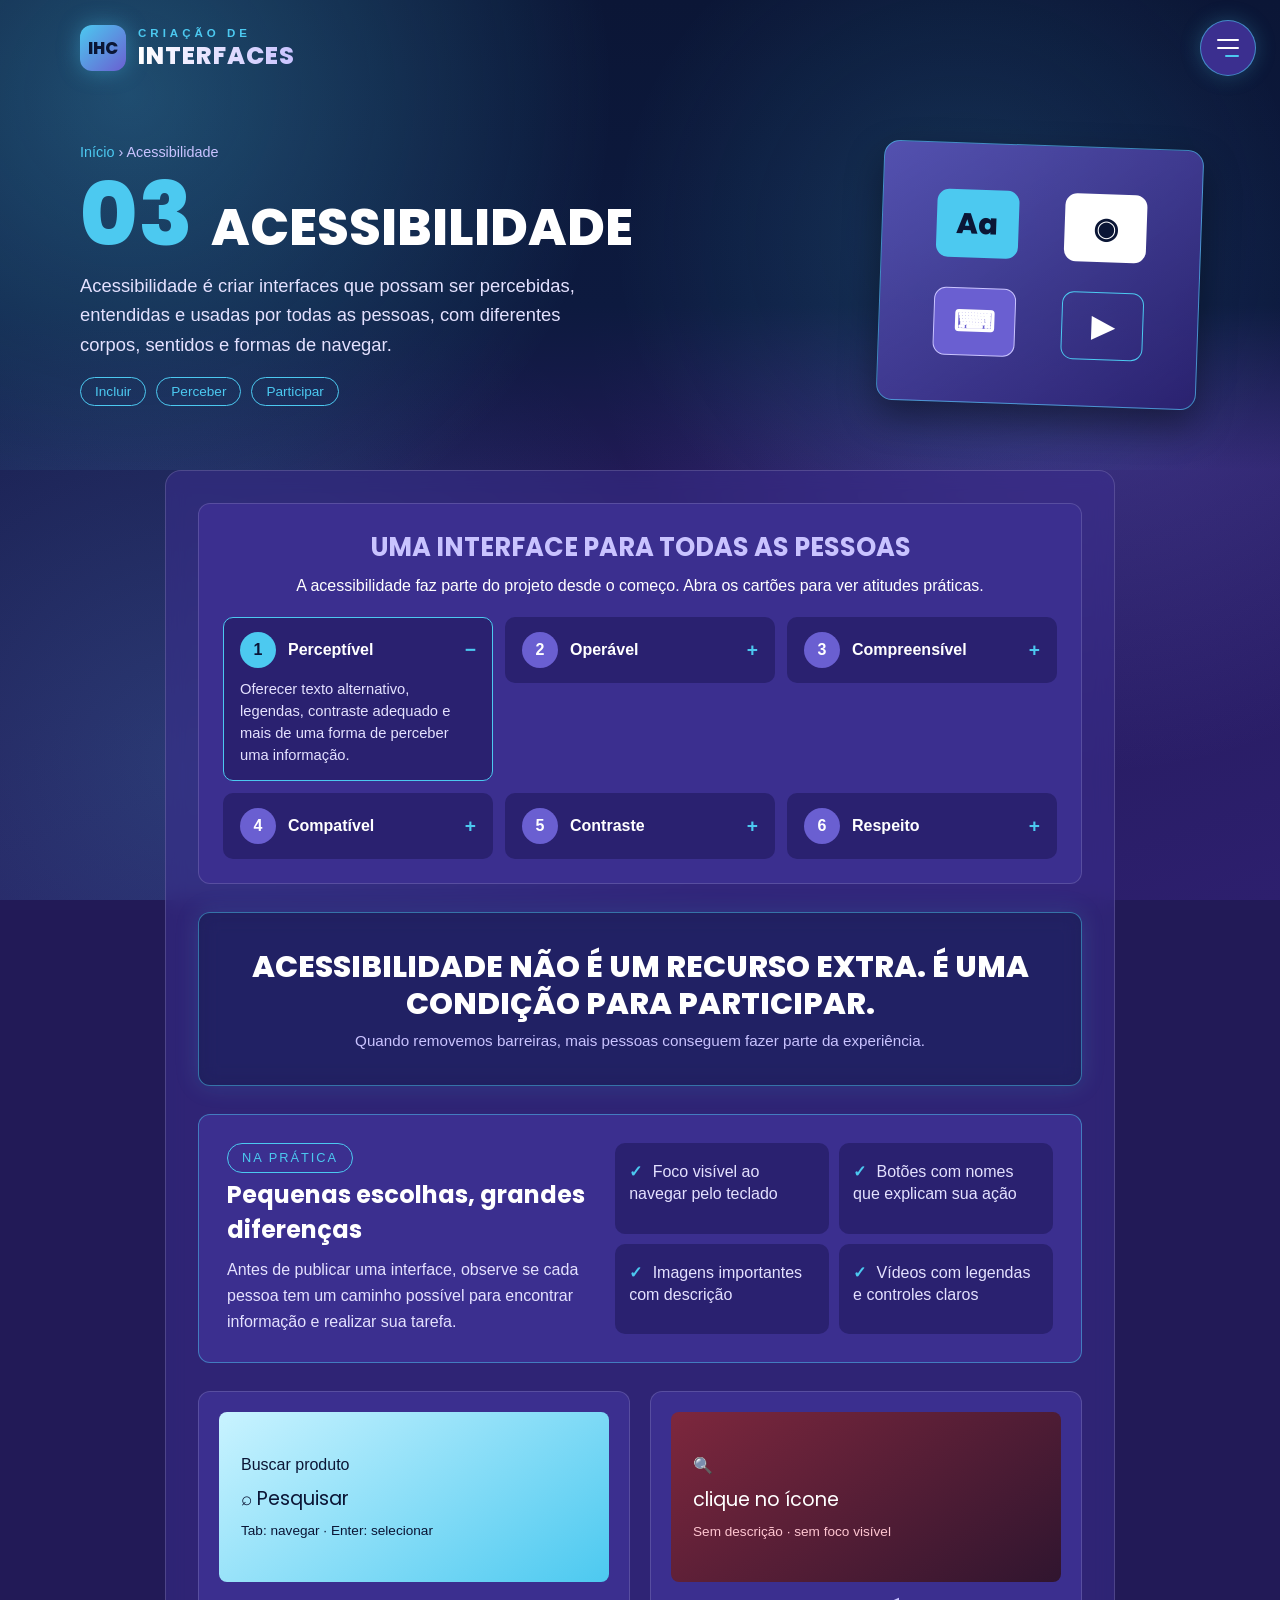
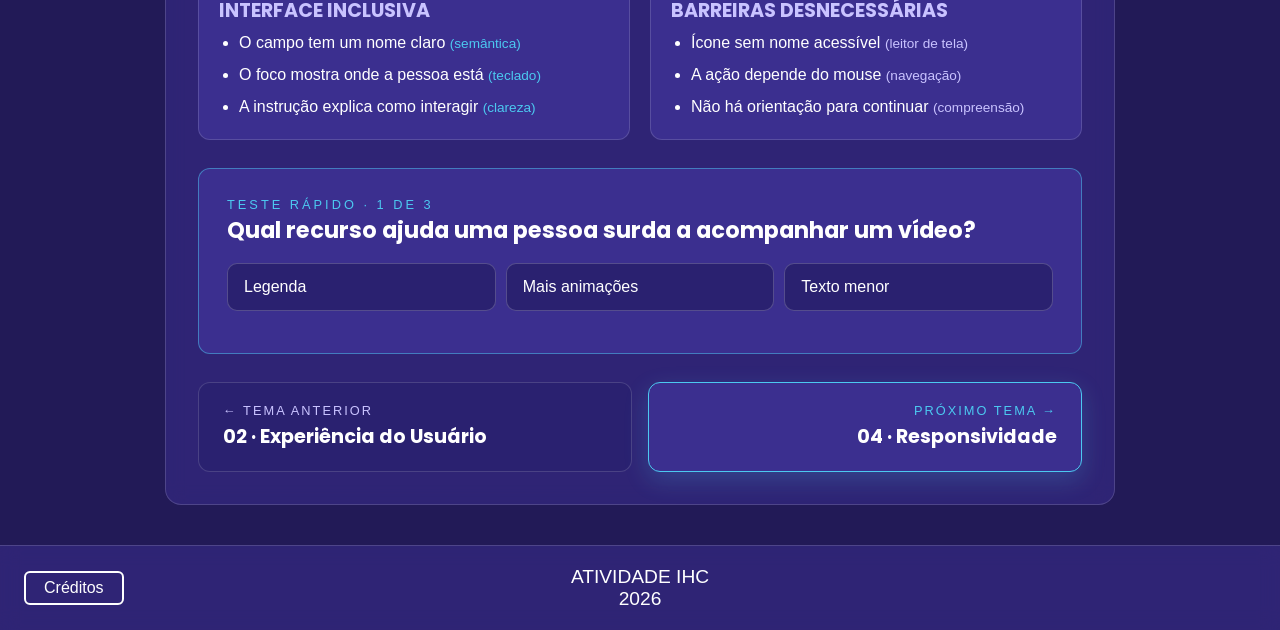
<file: acessibilidade.html>
<!DOCTYPE html>
<html lang="pt-BR">
<head>
    <meta charset="UTF-8">
    <meta name="viewport" content="width=device-width, initial-scale=1.0">
    <title>Acessibilidade | Criação de Interfaces</title>
    <link rel="preconnect" href="https://fonts.googleapis.com">
    <link href="https://fonts.googleapis.com/css2?family=Poppins:wght@600;700;800&display=swap" rel="stylesheet">
    <link rel="stylesheet" href="style.css">
    <link rel="stylesheet" href="usabilidade.css">
    <link rel="stylesheet" href="acessibilidade.css">
</head>
<body>
    <button class="botao-menu" aria-label="Abrir menu" aria-expanded="false" aria-controls="menu-lista">
        <span></span><span></span><span></span>
    </button>
    <nav class="menu-lista" id="menu-lista" aria-label="Menu principal">
        <ul>
            <li><a href="index.html"><span>00</span>Início</a></li>
            <li><a href="usabilidade.html"><span>01</span>Usabilidade</a></li>
            <li><a href="ux.html"><span>02</span>Experiência do Usuário</a></li>
            <li><a href="acessibilidade.html" aria-current="page"><span>03</span>Acessibilidade</a></li>
            <li><a href="responsividade.html"><span>04</span>Responsividade</a></li>
        </ul>
    </nav>
    <div class="menu-fundo"></div>

    <section class="inicio">
        <header class="cabecalho">
            <a href="index.html" class="logo">
                <span class="logo-icone" aria-hidden="true">IHC</span>
                <span class="logo-texto"><span class="logo-pequeno">Criação de</span><span class="logo-grande">Interfaces</span></span>
            </a>
        </header>
        <div class="inicio-conteudo">
            <div class="tema-texto">
                <nav class="caminho" aria-label="Caminho"><a href="index.html">Início</a> <span aria-hidden="true">›</span> Acessibilidade</nav>
                <div class="tema-titulo"><span class="tema-numero" aria-hidden="true">03</span><h1>Acessibilidade</h1></div>
                <p class="tema-descricao">Acessibilidade é criar interfaces que possam ser percebidas, entendidas e usadas por todas as pessoas, com diferentes corpos, sentidos e formas de navegar.</p>
                <div class="etiquetas"><span class="etiqueta">Incluir</span><span class="etiqueta">Perceber</span><span class="etiqueta">Participar</span></div>
            </div>
            <div class="acessibilidade-hero" role="img" aria-label="Símbolos representando diferentes formas de interação">
                <span class="acesso-simbolo">Aa</span><span class="acesso-simbolo">◉</span><span class="acesso-simbolo">⌨</span><span class="acesso-simbolo">▶</span>
            </div>
        </div>
    </section>

    <main class="conteudo">
        <section class="secao">
            <h2>Uma interface para todas as pessoas</h2>
            <p class="secao-intro">A acessibilidade faz parte do projeto desde o começo. Abra os cartões para ver atitudes práticas.</p>
            <div class="heuristicas acesso-principios">
                <details class="heuristica" open><summary><span class="numero">1</span>Perceptível</summary><p>Oferecer texto alternativo, legendas, contraste adequado e mais de uma forma de perceber uma informação.</p></details>
                <details class="heuristica"><summary><span class="numero">2</span>Operável</summary><p>Permitir que tudo funcione pelo teclado, sem depender apenas de mouse, toque ou movimentos precisos.</p></details>
                <details class="heuristica"><summary><span class="numero">3</span>Compreensível</summary><p>Usar linguagem clara, navegação previsível e mensagens que ajudem a corrigir erros.</p></details>
                <details class="heuristica"><summary><span class="numero">4</span>Compatível</summary><p>Construir com HTML semântico para funcionar com leitores de tela, navegadores e tecnologias assistivas.</p></details>
                <details class="heuristica"><summary><span class="numero">5</span>Contraste</summary><p>Garantir que textos e controles possam ser identificados mesmo por quem tem baixa visão ou está em uma tela com pouco brilho.</p></details>
                <details class="heuristica"><summary><span class="numero">6</span>Respeito</summary><p>Não usar acessibilidade como barreira: dar tempo, escolha e controle para cada pessoa concluir sua tarefa.</p></details>
            </div>
        </section>

        <section class="destaque">
            <p class="destaque-frase">Acessibilidade não é um recurso extra. É uma condição para participar.</p>
            <p class="destaque-fonte">Quando removemos barreiras, mais pessoas conseguem fazer parte da experiência.</p>
        </section>

        <section class="acesso-checklist" aria-labelledby="checklist-titulo">
            <div>
                <p class="selo">Na prática</p>
                <h2 id="checklist-titulo">Pequenas escolhas, grandes diferenças</h2>
                <p>Antes de publicar uma interface, observe se cada pessoa tem um caminho possível para encontrar informação e realizar sua tarefa.</p>
            </div>
            <ul>
                <li><span aria-hidden="true">✓</span> Foco visível ao navegar pelo teclado</li>
                <li><span aria-hidden="true">✓</span> Botões com nomes que explicam sua ação</li>
                <li><span aria-hidden="true">✓</span> Imagens importantes com descrição</li>
                <li><span aria-hidden="true">✓</span> Vídeos com legendas e controles claros</li>
            </ul>
        </section>

        <section class="exemplos">
            <div class="exemplo">
                <div class="exemplo-imagem acesso-exemplo acesso-positivo"><span>Buscar produto</span><strong>⌕  Pesquisar</strong><small>Tab: navegar · Enter: selecionar</small></div>
                <h3>Interface inclusiva</h3>
                <ul><li>O campo tem um nome claro <span>(semântica)</span></li><li>O foco mostra onde a pessoa está <span>(teclado)</span></li><li>A instrução explica como interagir <span>(clareza)</span></li></ul>
            </div>
            <div class="exemplo exemplo-ruim">
                <div class="exemplo-imagem acesso-exemplo acesso-negativo"><span>🔍</span><strong>clique no ícone</strong><small>Sem descrição · sem foco visível</small></div>
                <h3>Barreiras desnecessárias</h3>
                <ul><li>Ícone sem nome acessível <span>(leitor de tela)</span></li><li>A ação depende do mouse <span>(navegação)</span></li><li>Não há orientação para continuar <span>(compreensão)</span></li></ul>
            </div>
        </section>

        <section class="quiz">
            <p class="quiz-contador">Teste rápido · <span id="quiz-numero">1</span> de 3</p>
            <h2 class="quiz-pergunta" id="quiz-pergunta"></h2>
            <div class="quiz-opcoes" id="quiz-opcoes"></div>
            <p class="quiz-resposta" id="quiz-resposta" aria-live="polite"></p>
            <button class="quiz-proxima" id="quiz-proxima" hidden>Próxima →</button>
        </section>

        <nav class="navegacao-temas" aria-label="Navegar entre temas">
            <a href="ux.html" class="nav-tema"><span class="nav-tema-dica">← Tema anterior</span><span class="nav-tema-nome">02 · Experiência do Usuário</span></a>
            <a href="responsividade.html" class="nav-tema nav-proximo"><span class="nav-tema-dica">Próximo tema →</span><span class="nav-tema-nome">04 · Responsividade</span></a>
        </nav>
    </main>
    <footer class="rodape"><a href="#" class="btn-creditos">Créditos</a><p>Atividade IHC<br>2026</p></footer>
    <script src="script.js"></script>
    <script src="acessibilidade.js"></script>
</body>
</html>
</file>
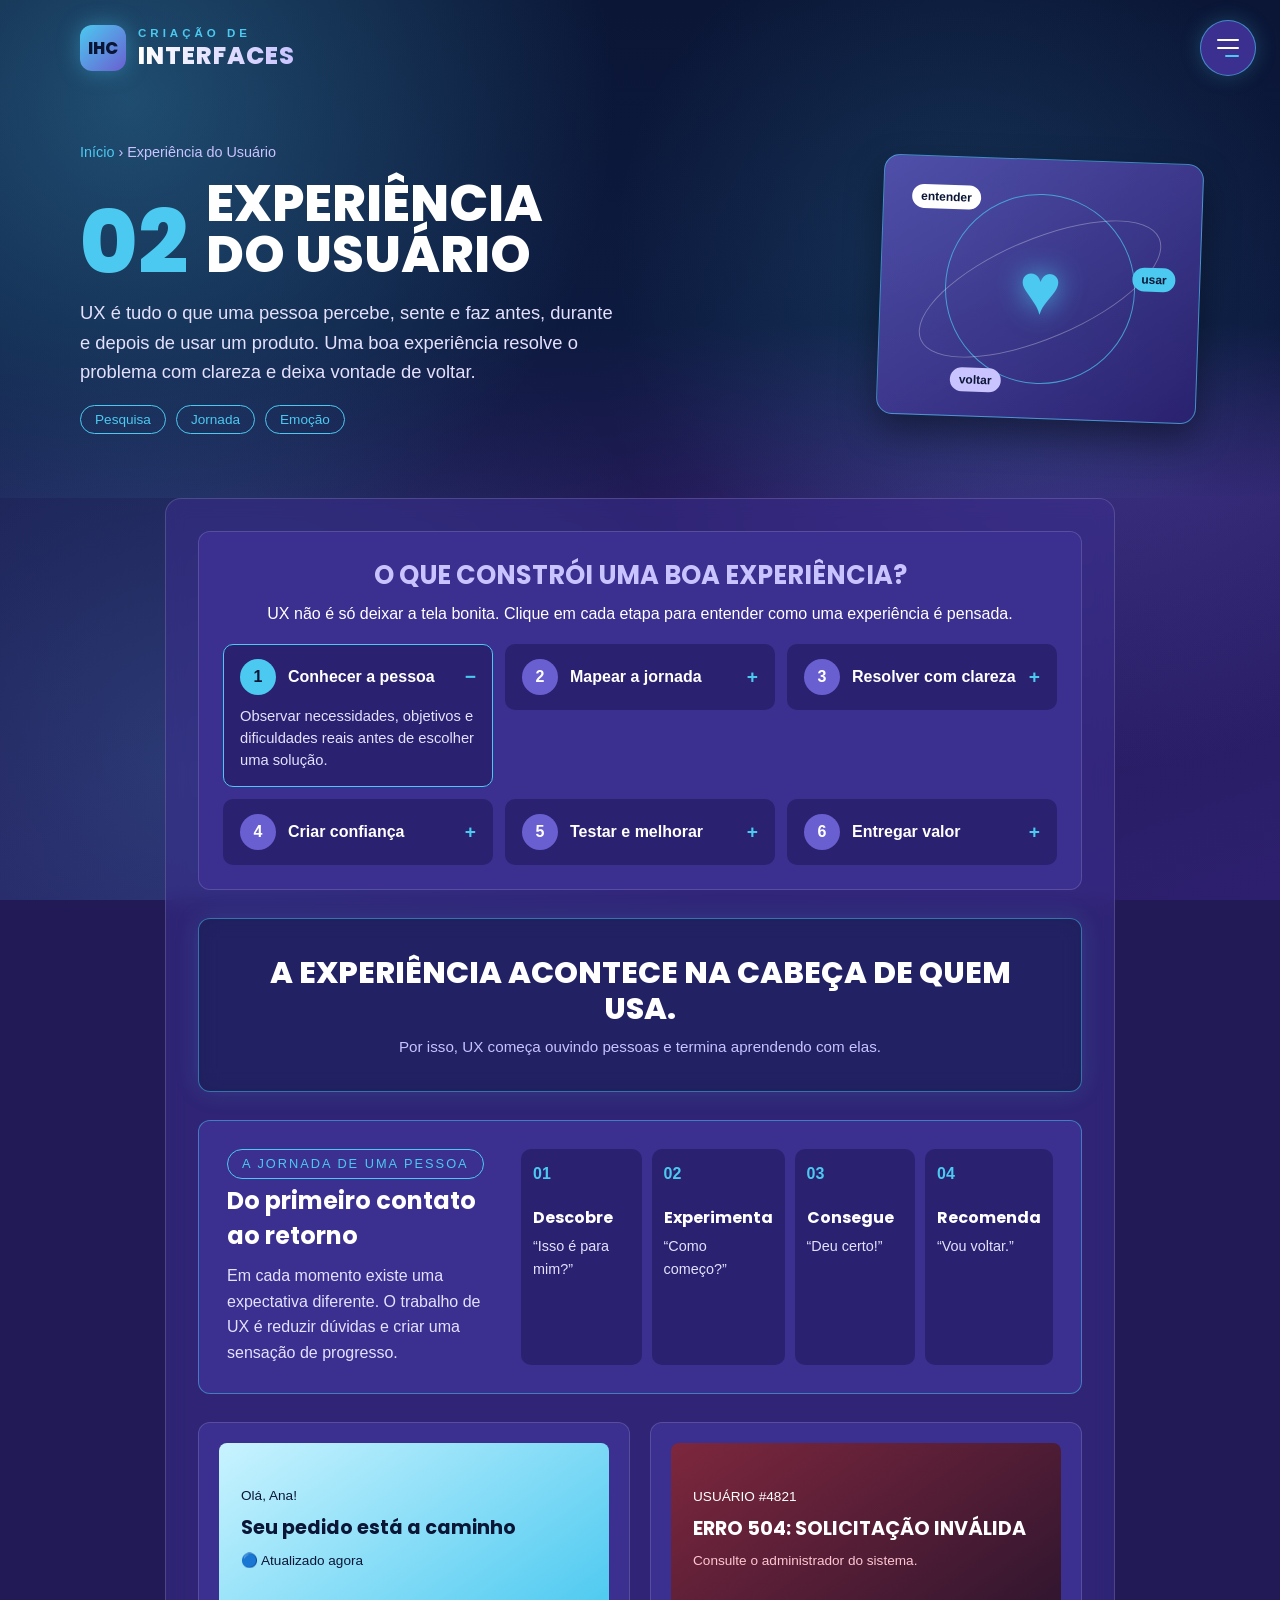
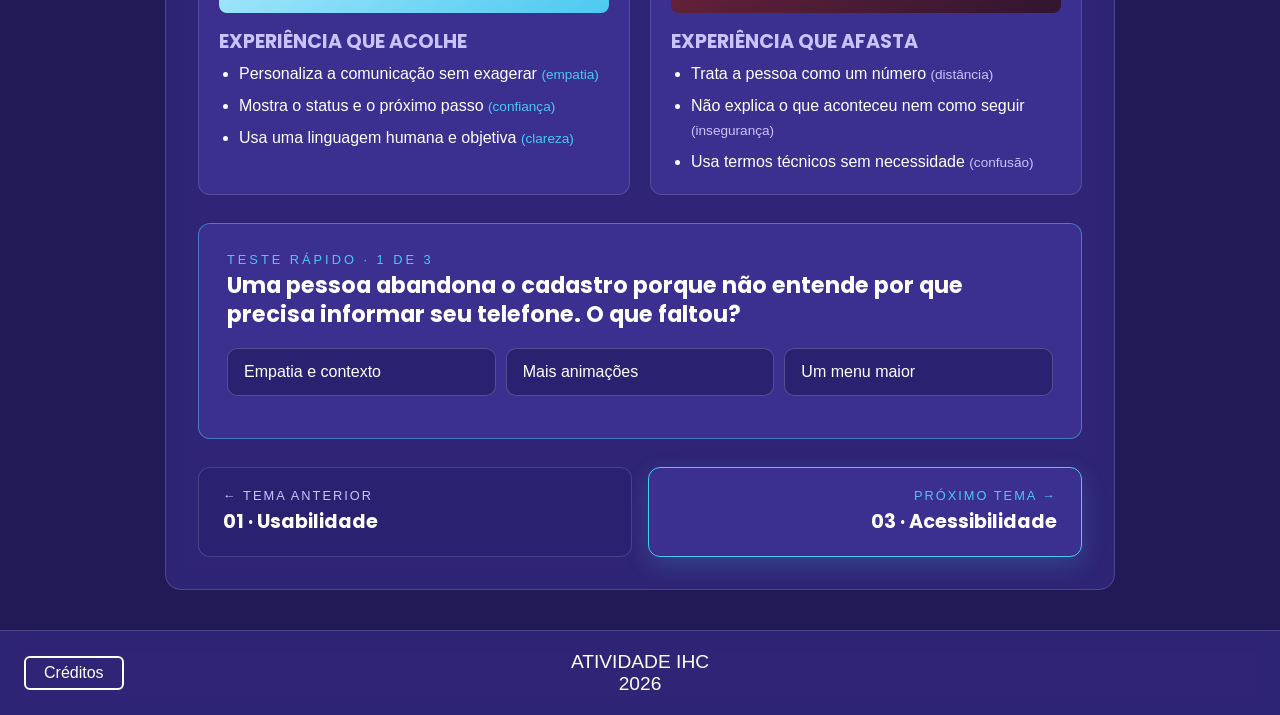
<file: ux.html>
<!DOCTYPE html>
<html lang="pt-BR">
<head>
    <meta charset="UTF-8">
    <meta name="viewport" content="width=device-width, initial-scale=1.0">
    <title>Experiência do Usuário | Criação de Interfaces</title>
    <link rel="preconnect" href="https://fonts.googleapis.com">
    <link href="https://fonts.googleapis.com/css2?family=Poppins:wght@600;700;800&display=swap" rel="stylesheet">
    <link rel="stylesheet" href="style.css">
    <link rel="stylesheet" href="usabilidade.css">
    <link rel="stylesheet" href="ux.css">
</head>
<body>
    <button class="botao-menu" aria-label="Abrir menu" aria-expanded="false" aria-controls="menu-lista">
        <span></span><span></span><span></span>
    </button>

    <nav class="menu-lista" id="menu-lista" aria-label="Menu principal">
        <ul>
            <li><a href="index.html"><span>00</span>Início</a></li>
            <li><a href="usabilidade.html"><span>01</span>Usabilidade</a></li>
            <li><a href="ux.html" aria-current="page"><span>02</span>Experiência do Usuário</a></li>
            <li><a href="acessibilidade.html"><span>03</span>Acessibilidade</a></li>
            <li><a href="responsividade.html"><span>04</span>Responsividade</a></li>
        </ul>
    </nav>
    <div class="menu-fundo"></div>

    <section class="inicio">
        <header class="cabecalho">
            <a href="index.html" class="logo">
                <span class="logo-icone" aria-hidden="true">IHC</span>
                <span class="logo-texto">
                    <span class="logo-pequeno">Criação de</span>
                    <span class="logo-grande">Interfaces</span>
                </span>
            </a>
        </header>

        <div class="inicio-conteudo">
            <div class="tema-texto">
                <nav class="caminho" aria-label="Caminho">
                    <a href="index.html">Início</a> <span aria-hidden="true">›</span> Experiência do Usuário
                </nav>
                <div class="tema-titulo">
                    <span class="tema-numero" aria-hidden="true">02</span>
                    <h1>Experiência<br>do usuário</h1>
                </div>
                <p class="tema-descricao">
                    UX é tudo o que uma pessoa percebe, sente e faz antes, durante e depois de usar um produto. Uma boa experiência resolve o problema com clareza e deixa vontade de voltar.
                </p>
                <div class="etiquetas">
                    <span class="etiqueta">Pesquisa</span>
                    <span class="etiqueta">Jornada</span>
                    <span class="etiqueta">Emoção</span>
                </div>
            </div>
            <div class="ux-hero" aria-label="Ilustração da jornada de uma pessoa usuária">
                <span class="ux-orbita ux-orbita-1"></span>
                <span class="ux-orbita ux-orbita-2"></span>
                <span class="ux-coracao" aria-hidden="true">♥</span>
                <span class="ux-ponto ux-ponto-1">entender</span>
                <span class="ux-ponto ux-ponto-2">usar</span>
                <span class="ux-ponto ux-ponto-3">voltar</span>
            </div>
        </div>
    </section>

    <main class="conteudo">
        <section class="secao">
            <h2>O que constrói uma boa experiência?</h2>
            <p class="secao-intro">UX não é só deixar a tela bonita. Clique em cada etapa para entender como uma experiência é pensada.</p>
            <div class="heuristicas ux-etapas">
                <details class="heuristica" open>
                    <summary><span class="numero">1</span>Conhecer a pessoa</summary>
                    <p>Observar necessidades, objetivos e dificuldades reais antes de escolher uma solução.</p>
                </details>
                <details class="heuristica">
                    <summary><span class="numero">2</span>Mapear a jornada</summary>
                    <p>Enxergar todos os momentos: a descoberta, o primeiro uso, a tarefa e o retorno.</p>
                </details>
                <details class="heuristica">
                    <summary><span class="numero">3</span>Resolver com clareza</summary>
                    <p>Organizar conteúdo e ações para que a pessoa entenda o próximo passo sem esforço.</p>
                </details>
                <details class="heuristica">
                    <summary><span class="numero">4</span>Criar confiança</summary>
                    <p>Usar feedback, transparência e consistência para que a pessoa se sinta segura.</p>
                </details>
                <details class="heuristica">
                    <summary><span class="numero">5</span>Testar e melhorar</summary>
                    <p>Validar com pessoas reais, aprender com os erros e evoluir continuamente.</p>
                </details>
                <details class="heuristica">
                    <summary><span class="numero">6</span>Entregar valor</summary>
                    <p>Medir se a interface realmente ajuda a pessoa a alcançar o que precisava.</p>
                </details>
            </div>
        </section>

        <section class="destaque">
            <p class="destaque-frase">A experiência acontece na cabeça de quem usa.</p>
            <p class="destaque-fonte">Por isso, UX começa ouvindo pessoas e termina aprendendo com elas.</p>
        </section>

        <section class="jornada-ux" aria-labelledby="jornada-titulo">
            <div>
                <p class="selo">A jornada de uma pessoa</p>
                <h2 id="jornada-titulo">Do primeiro contato ao retorno</h2>
                <p>Em cada momento existe uma expectativa diferente. O trabalho de UX é reduzir dúvidas e criar uma sensação de progresso.</p>
            </div>
            <div class="jornada-linha">
                <article><span>01</span><h3>Descobre</h3><p>“Isso é para mim?”</p></article>
                <article><span>02</span><h3>Experimenta</h3><p>“Como começo?”</p></article>
                <article><span>03</span><h3>Consegue</h3><p>“Deu certo!”</p></article>
                <article><span>04</span><h3>Recomenda</h3><p>“Vou voltar.”</p></article>
            </div>
        </section>

        <section class="exemplos">
            <div class="exemplo">
                <div class="exemplo-imagem ux-exemplo-visual ux-positivo" aria-hidden="true"><span>Olá, Ana!</span><strong>Seu pedido está a caminho</strong><small>🔵 Atualizado agora</small></div>
                <h3>Experiência que acolhe</h3>
                <ul>
                    <li>Personaliza a comunicação sem exagerar <span>(empatia)</span></li>
                    <li>Mostra o status e o próximo passo <span>(confiança)</span></li>
                    <li>Usa uma linguagem humana e objetiva <span>(clareza)</span></li>
                </ul>
            </div>
            <div class="exemplo exemplo-ruim">
                <div class="exemplo-imagem ux-exemplo-visual ux-negativo" aria-hidden="true"><span>USUÁRIO #4821</span><strong>ERRO 504: SOLICITAÇÃO INVÁLIDA</strong><small>Consulte o administrador do sistema.</small></div>
                <h3>Experiência que afasta</h3>
                <ul>
                    <li>Trata a pessoa como um número <span>(distância)</span></li>
                    <li>Não explica o que aconteceu nem como seguir <span>(insegurança)</span></li>
                    <li>Usa termos técnicos sem necessidade <span>(confusão)</span></li>
                </ul>
            </div>
        </section>

        <section class="quiz">
            <p class="quiz-contador">Teste rápido · <span id="quiz-numero">1</span> de 3</p>
            <h2 class="quiz-pergunta" id="quiz-pergunta"></h2>
            <div class="quiz-opcoes" id="quiz-opcoes"></div>
            <p class="quiz-resposta" id="quiz-resposta" aria-live="polite"></p>
            <button class="quiz-proxima" id="quiz-proxima" hidden>Próxima →</button>
        </section>

        <nav class="navegacao-temas" aria-label="Navegar entre temas">
            <a href="usabilidade.html" class="nav-tema">
                <span class="nav-tema-dica">← Tema anterior</span>
                <span class="nav-tema-nome">01 · Usabilidade</span>
            </a>
            <a href="acessibilidade.html" class="nav-tema nav-proximo">
                <span class="nav-tema-dica">Próximo tema →</span>
                <span class="nav-tema-nome">03 · Acessibilidade</span>
            </a>
        </nav>
    </main>

    <footer class="rodape">
        <a href="#" class="btn-creditos">Créditos</a>
        <p>Atividade IHC<br>2026</p>
    </footer>

    <script src="script.js"></script>
    <script src="ux.js"></script>
</body>
</html>
</file>
<file: style.css>
/*codigo para tirar as margens do navegador*/
* {
    margin: 0;
    padding: 0;
    box-sizing: border-box;
}

html {
    scroll-behavior: smooth;
}

/*------------------------------------*/

body {
    color: #ffffff;
    min-height: 100vh;
    display: flex;
    flex-direction: column;

    background-color: #221a57;
    background-image:
        radial-gradient(circle at 85% 30%, rgba(106, 95, 209, 0.45), transparent 40%),
        radial-gradient(circle at 15% 85%, rgba(76, 201, 240, 0.18), transparent 40%),
        linear-gradient(160deg, #0d1a3f 0%, #221a57 55%, #2d1f6e 100%);
    background-attachment: fixed;

    font-family: "Segoe UI", Arial, sans-serif;
}

h1, h2, h3 {
    font-family: "Poppins", "Segoe UI", sans-serif;
}

/*------------------------------------*/

.cabecalho {
    height: 96px;
    padding: 0 max(16px, calc((100% - 1120px) / 2));
    display:flex;
    align-items: center;
}

.botao-menu {
    position:fixed;
    top: 20px;
    right: 24px;
    z-index: 40;
    width: 56px;
    height: 56px;
    display: flex;
    flex-direction: column;
    justify-content: center;
    align-items: center;
    gap: 6px;
    border: 1px solid rgba(76, 201, 240, 0.6);
    border-radius: 50%;
    box-shadow: 0 0 20px rgba(76, 201, 240, 0.25);
    background: #3b2f8f;
    cursor: pointer;
    transition: background 0.2s;
}

.botao-menu:hover {
    background: #6a5fd1;
}


.botao-menu span {
    display: block;
    width: 22px;
    height: 2px;
    background: #ffffff;
    border-radius: 2px;
    transition: transform 0.3s, opacity 0.3s;
}

.botao-menu span:nth-child(3) {
    width: 14px;
    margin-left: 8px;
    background: #4cc9f0;
}

/*rotação das linhas pra virar X no menu*/
.botao-menu.aberto span:nth-child(1) {
    transform: translateY(8px) rotate(45deg);
}

/*some a linah do meio*/
.botao-menu.aberto span:nth-child(2) {
    opacity: 0;
}

/*terceira linha*/
.botao-menu.aberto span:nth-child(3) {
    width: 22px;
    margin-left: 0;
    background: #ffffff;
    transform: translateY(-8px) rotate(-45deg);
}

.menu-fundo {
    position: fixed;
    inset: 0;
    z-index: 30;
    pointer-events: none;
}

.menu-fundo.aberto {
    pointer-events: auto;
}

.menu-lista {
    position: fixed;
    top: 20px;
    right: 24px;
    z-index: 35;
    height: 56px;
    padding: 0 72px 0 12px;
    display:flex;
    align-items: center;

    background: #1d1650;
    border: 1px solid rgba(76, 201, 240, 0.6);
    border-radius: 999px;
    box-shadow: 0 10px 30px rgba(0, 0, 0, 0.4), 0 0 20px rgba(76, 201, 240, 0.2);

    clip-path: inset(0 0 0 100% round 999px);
    visibility: hidden;
    transition: clip-path 0.45s ease, visibility 0s 0.45s;
}

.menu-lista.aberto {
    clip-path: inset(0 0 0 0 round 999px);
    visibility: visible;
    transition: clip-path 0.45s ease, visibility 0s;
}

.menu-lista ul {
    list-style: none;
    display: flex;
    gap: 4px;
}

.menu-lista ul a {
    display: flex;
    align-items: center;
    gap: 8px;
    padding: 10px 16px;
    white-space: nowrap;
    color: #ffffff;
    text-decoration: none;
    font-size: 1.05rem;
    border-radius: 999px;
    transition: background 0.2s;
}

.menu-lista ul a span {
    font-family: "Poppins", sans-serif;
    font-weight: 800;
    color: #6a5fd1;
    transition: color 0.2s;
}

.menu-lista ul a:hover {
    background: rgba(76, 201, 240, 0.15);
}

.menu-lista ul a:hover span {
    color: #4cc9f0;
}

.menu-lista ul a[aria-current="page"] {
    background: rgba(76, 201, 240, 0.12);
}

.menu-lista ul a[aria-current="page"] span {
    color: #4cc9f0;
}

.logo {
    display: inline-flex;
    align-items: center;
    gap: 12px;
    color: #ffffff;
    text-decoration: none;
}

.logo-icone {
    width: 46px;
    height: 46px;
    display: flex;
    align-items: center;
    justify-content: center;
    font-family: "Poppins", sans-serif;
    font-weight: 800;
    font-size: 1.05rem;
    color: #0b1636;
    background: linear-gradient(135deg, #4cc9f0, #6a5fd1);
    border-radius: 12px;
    box-shadow: 0 0 22px rgba(76, 201, 240, 0.4);
    transition: transform 0.3s;
}

.logo:hover .logo-icone {
    transform: rotate(-8deg) scale(1.06);
}

.logo-texto {
    display: flex;
    flex-direction: column;
    gap: 4px;
    line-height: 1;
}

.logo-pequeno {
    font-size: 0.72rem;
    font-weight: 600;
    letter-spacing: 4px;
    text-transform: uppercase;
    color: #4cc9f0;
}

.logo-grande {
    font-family: "Poppins", sans-serif;
    font-size: 1.5rem;
    font-weight: 800;
    letter-spacing: 1px;
    text-transform: uppercase;
    background: linear-gradient(90deg, #ffffff, #c9c3ff);
    -webkit-background-clip: text;
    background-clip: text;
    color: transparent;
}

/*------------------------------------*/

.botao-principal {
    display: inline-block;
    padding: 14px 32px;
    font-weight: 600;
    text-transform: uppercase;
    text-decoration: none;
    border-radius:6px;
    transition:0.2s;
}

.botao-principal {
    color: #0d1a3f;
    background: #4cc9f0;
}

.botao-principal:hover {
    background: #ffffff;
}


/*------------------------------------*/
/* nova abertura */
.inicio {
    width: 100%;
    padding-bottom: 64px;

    background-image:
        radial-gradient(circle at 10% 20%, rgba(76, 201, 240, 0.3), transparent 40%),
        radial-gradient(circle at 75% 50%, rgba(76, 201, 240, 0.15), transparent 35%),
        linear-gradient(to bottom, #0b1636 0%, #0d1a3f 65%, rgba(13, 26, 63, 0) 100%);
}

.inicio-conteudo {
    padding: 48px max(16px, calc((100% - 1120px) / 2)) 0;
    display: flex;
    flex-wrap: wrap;
    align-items: center;
    gap: 48px;
}

.inicio-texto {
    flex: 999 1 440px;
    min-width: 0;
    display: flex;
    flex-direction: column;
    gap: 20px;
}

.selo {
    width: fit-content;
    padding: 4px 14px;
    font-size: 0.85rem;
    letter-spacing: 2px;
    text-transform: uppercase;
    color: #4cc9f0;
    border: 1px solid #4cc9f0;
    border-radius: 20px;
}

.inicio-titulo {
    font-size: 3.4rem;
    font-weight: 800;
    line-height: 1.1;
    text-transform: uppercase;
}

.inicio-titulo span {
    color: #4cc9f0;
}

.inicio-descricao {
    max-width: 520px;
    font-size: 1.15rem;
    line-height: 1.6;
    color: #e4e1ff;
}

.botoes {
    display: flex;
    flex-wrap: wrap;
    gap: 14px;
}

/*------------------------------------*/
.tema-cartoes {
    flex: 1 1 400px;
    display: grid;
    grid-template-columns: repeat(2, minmax(0, 1fr));
    gap: 16px;
}

.tema-cartao {
    display: block;
    text-decoration: none;
    padding: 24px;
    border-radius: 16px;
    box-shadow: 0 16px 36px rgba(0, 0, 0, 0.4);
    transition: transform 0.3s;
}

.tema-cartao img {
    display: block;
    width: 48px;
    height: 48px;
    object-fit: contain;
}

.tema-cartao p {
    margin-top: 12px;
    font-family: "Poppins", sans-serif;
    font-weight: 700;
}

.cartao-vidro {
    color: #ffffff;
    background: rgba(59, 47, 143, 0.7);
    border: 1px solid rgba(255, 255, 255, 0.18);
    backdrop-filter: blur(10px);
    -webkit-backdrop-filter: blur(10px);
}

.cartao-ciano {
    color: #0d1a3f;
    background: #4cc9f0;
}

.cartao-roxo {
    color: #ffffff;
    background: #6a5fd1;
}

/*------------------------------------*/
/* faixa q separa o titulo*/
.faixa {
    position: relative;
    width: 100%;
    z-index: 2;
    margin: -32px auto 0;
    padding: 14px 20px;
    display: flex;
    flex-wrap: wrap;
    justify-content: center;
    gap: 10px 36px;

    font-family: "Poppins", sans-serif;
    font-weight: 600;
    font-size: 1.05rem;
    letter-spacing: 2px;
    text-transform: uppercase;
    color: #ffffff;

    background: rgba(13, 26, 63, 0.55);
    backdrop-filter: blur(12px);
    -webkit-backdrop-filter: blur(12px);
    border-top: 1px solid rgba(76, 201, 240, 0.5);
    border-bottom: 1px solid rgba(76, 201, 240, 0.5);
    box-shadow: 0 10px 30px rgba(0, 0, 0, 0.35), 0 0 24px rgba(76, 201, 240, 0.2);

}

/*as estrelinhas entre as palavras ficam ciano*/
.faixa span[aria-hidden="true"] {
    color: #4cc9f0;
}

/* "entorta" os cartoes */
.tema-cartao:nth-child(1) { transform: rotate(-3deg); }
.tema-cartao:nth-child(2) { transform: rotate(2deg); margin-top: 36px; }
.tema-cartao:nth-child(3) { transform: rotate(2deg); }
.tema-cartao:nth-child(4) { transform: rotate(-2deg); margin-top: 36px; }

/* animação dos cartoes girar e aumentar quando passa o mouse */
.tema-cartao:hover {
    transform: rotate(0) scale(1.04);
}

/*------------------------------------*/

.conteudo {
    flex: 1;
    width: 90%;
    max-width: 950px;
    margin: 40px auto;
    padding: 32px;
    display: flex;
    flex-direction: column;
    gap: 28px;

    background:rgba(59, 47, 143, 0.55);
    backdrop-filter: blur(10px);
    -webkit-backdrop-filter: blur(10px);
    border: 1px solid rgba(255, 255, 255, 0.15);
    border-radius: 16px;
}

.jornada {
    width: calc(100% - 32px);
    max-width: 1000px;
    margin: 80px auto;
    display: flex;
    flex-direction: column;
    gap: 20px;
    scroll-margin-top: 40px;
}

.jornada-topo {
    margin-bottom: 20px;
    text-align: center;
}

.jornada-topo h2,
.conexao h2,
.aplica h2 {
    margin-bottom: 8px;
    font-size: 2.2rem;
    text-transform: uppercase;
    color: #c9c3ff;
}

.jornada-topo p,
.aplica-intro {
    color: #e4e1ff;
}

/*------ novos cards ------*/

.passo {
    display: flex;
    flex-wrap: wrap;
    align-items: center;
    gap: 28px;
    padding: 28px;
    color: #ffffff;
    text-decoration: none;
    background: rgba(59, 47, 143, 0.55);
    backdrop-filter: blur(10px);
    -webkit-backdrop-filter: blur(10px);
    border: 1px solid rgba(255, 255, 255, 0.15);
    border-radius: 18px;
    transition: transform 0.25s, box-shadow 0.25s, border-color 0.25s;
    scroll-margin-top: 40px;
}

.passo:target {
    border-color: #4cc9f0;
    box-shadow: 0 0 0 2px #4cc9f0, 0 8px 28px rgba(76, 201, 240, 0.3);
}

.passo:hover {
    transform: translateY(-4px);
    border-color: rgba(76, 201, 240, 0.5);
    box-shadow: 0 8px 28px rgba(76, 201, 240, 0.3);
}

.passo-numero {
    font-family: "Poppins", sans-serif;
    font-size: 4.5rem;
    font-weight: 800;
    line-height: 1;
    color: #6a5fd1;
    transition: color 0.25s;
}

.passo:hover .passo-numero {
    color: #4cc9f0;
}

.passo-imagem {
    flex: 0 1 200px;
    width: 200px;
    height: 130px;
    object-fit: cover;
    border: 3px solid #6a5fd1;
    border-radius: 12px;
    background: #2a2170;
}

.passo-texto {
    flex: 999 1 300px;
    min-width: 0;
}

.passo-texto h3 {
    margin-bottom: 6px;
    font-size: 1.6rem;
    text-transform: uppercase;
}

.passo-texto p {
    line-height: 1.6;
    color: #e4e1ff;
}

.passo-seta {
    width: 52px;
    height: 52px;
    display: flex;
    align-items: center;
    justify-content: center;
    font-size: 1.5rem;
    font-weight: 800;
    border: 2px solid #ffffff;
    border-radius: 50%;
    transition: 0.25s;
}

.passo:hover .passo-seta {
    color: #0b1636;
    background: #4cc9f0;
    border-color: #4cc9f0;
}

/*------------------------------------*/

.conexao {
    width: calc(100% - 32px);
    max-width: 1120px;
    margin: 0 auto 80px;
    padding: 40px;
    display: flex;
    flex-wrap: wrap;
    align-items: center;
    gap: 32px;
    background: rgba(59, 47, 143, 0.55);
    backdrop-filter: blur(10px);
    -webkit-backdrop-filter: blur(10px);
    border: 1px solid rgba(255, 255, 255, 0.15);
    border-radius: 18px;
}

.conexao-texto {
    flex: 1 1 340px;
    min-width: 0;
}

.conexao-texto p {
    line-height: 1.7;
    color: #e4e1ff;
}

/*------------------------------------*/

.perguntas {
    flex: 1 1 420px;
    display: grid;
    grid-template-columns: repeat(2, minmax(0, 1fr));
    gap: 12px;
}

.pergunta {
    padding: 18px;
    background: #2a2170;
    border-top: 4px solid #6a5fd1;
    border-radius: 12px;
}

.pergunta:nth-child(1),
.pergunta:nth-child(4) {
    border-top-color: #4cc9f0;
}

.pergunta span {
    font-size: 0.8rem;
    letter-spacing: 2px;
    text-transform: uppercase;
    color: #c9c3ff;
}

.pergunta p {
    margin-top: 4px;
    font-family: "Poppins", sans-serif;
    font-size: 1.15rem;
    font-weight: 700;
}

/*------------------------------------*/
/*aplicação no site*/

.aplica {
    width: calc(100% - 32px);
    max-width: 1120px;
    margin: 0 auto 80px;
    text-align: center;
}

.aplica-intro {
    margin-bottom: 32px;
}

.aplica-grade {
    display: grid;
    grid-template-columns: repeat(auto-fit, minmax(240px, 1fr));
    gap: 20px;
    text-align: left;
}

.aplica-cartao {
    padding: 24px;
    display: flex;
    flex-direction: column;
    gap: 10px;
    background: rgba(59, 47, 143, 0.55);
    backdrop-filter: blur(10px);
    -webkit-backdrop-filter: blur(10px);
    border: 1px solid rgba(255, 255, 255, 0.15);
    border-radius: 16px;
    transition: transform 0.25s, border-color 0.25s;
}

.aplica-cartao:hover {
    transform: translateY(-4px);
    border-color: rgba(76, 201, 240, 0.5);
}

.aplica-numero {
    font-family: "Poppins", sans-serif;
    font-size: 2.4rem;
    font-weight: 800;
    line-height: 1;
    color: #4cc9f0;
}

.aplica-cartao h3 {
    font-size: 1.2rem;
    text-transform: uppercase;
}

.aplica-cartao p {
    line-height: 1.6;
    color: #e4e1ff;
}

.aplica-onde {
    margin-top: auto;
    padding-top: 12px;
    font-size: 0.85rem;
    color: #c9c3ff !important;
    border-top: 1px solid rgba(255, 255, 255, 0.15);
}

/*------------------------------------*/

.chamada {
    width: calc(100% - 32px);
    max-width: 1120px;
    margin: 0 auto 80px;
    padding: 48px 32px;
    display: flex;
    flex-direction: column;
    align-items: center;
    gap: 16px;
    text-align: center;
    background: rgba(13, 26, 63, 0.45);
    backdrop-filter: blur(10px);
    -webkit-backdrop-filter: blur(10px);
    border: 1px solid rgba(76, 201, 240, 0.5);
    border-radius: 18px;
    box-shadow: 0 0 24px rgba(76, 201, 240, 0.15);
}

.chamada h2 {
    font-size: 2.2rem;
    font-weight: 800;
    text-transform: uppercase;
}

.chamada p {
    max-width: 560px;
    font-size: 1.1rem;
    line-height: 1.6;
    color: #e4e1ff;
}

.chamada a {
    padding: 14px 36px;
    font-weight: 700;
    text-transform: uppercase;
    text-decoration: none;
    color: #0b1636;
    background: #4cc9f0;
    border-radius: 6px;
    transition: 0.2s;
}

.chamada a:hover {
    background: #ffffff;
}

/*------------------------------------*/

.rodape {
    display: grid;
    grid-template-columns: 1fr auto 1fr;
    align-items: center;
    padding: 20px 24px;
    color:#ffffff;

    /*efeito transparente igual o cabeçalho*/
    background: rgba(59, 47, 143, 0.55);
    backdrop-filter: blur(10px);
    -webkit-backdrop-filter: blur(10px);
    border-top: 1px solid rgba(255, 255, 255, 0.15);
}

.rodape p {
    text-align: center;
    font-size: 1.2rem;
    text-transform: uppercase;
}

.btn-creditos {
    justify-self: start;
    padding: 6px 18px;
    color: #ffffff;
    text-decoration: none;
    border: 2px solid #ffffff;
    border-radius: 6px;
    transition: 0.2s;
}

.btn-creditos:hover {
    background: rgba(255, 255, 255, 0.2);
}
</file>
<file: usabilidade.css>
.tema-titulo {
    display: flex;
    align-items: flex-end;
    gap: 18px;
}

.tema-numero {
    font-family: "Poppins", sans-serif;
    font-size: 5.5rem;
    font-weight: 800;
    line-height: 0.85;
    color: #4cc9f0;
}

.tema-titulo h1 {
    font-size: 3.2rem;
    font-weight: 800;
    line-height: 1;
    text-transform: uppercase;
}

.tema-descricao {
    max-width: 540px;
    font-size: 1.15rem;
    line-height: 1.6;
    color: #e4e1ff;
}

.tema-texto {
    flex: 999 1 460px;
    min-width: 0;
    display: flex;
    flex-direction: column;
    gap: 18px;
}

.tema-imagem {
    flex: 1 1 320px;
    min-width: 0;
    height: 260px;
    object-fit: cover;
    border: 4px solid #6a5fd1;
    border-radius: 16px;
    box-shadow: 0 16px 36px rgba(0, 0, 0, 0.4);
    transform: rotate(2deg);
}

/*------------------------------------*/

.caminho {
    font-size: 0.9rem;
    color: #c9c3ff;
}

.caminho a {
    color: #4cc9f0;
    text-decoration: none;
}

.caminho a:hover {
    text-decoration: underline;
}

/* etiquetas(antigo pilares)*/
.etiquetas {
    display: flex;
    flex-wrap: wrap;
    gap: 10px;
}

.etiqueta {
    padding: 6px 14px;
    font-size: 0.85rem;
    color: #4cc9f0;
    border: 1px solid #4cc9f0;
    border-radius: 999px;
}

.etiqueta-autor {
    color: #ffffff;
    background: #6a5fd1;
    border-color: #6a5fd1;
}

/* HEURISTICAS */

.secao {
    padding: 24px;
    background: #3b2f8f;
    border: 1px solid rgba(255, 255, 255, 0.15);
    border-radius: 12px;
    color: #ffffff;
}

.secao h2 {
    font-size: 1.6rem;
    margin-bottom: 6px;
    text-transform: uppercase;
    color: #c9c3ff;
    text-align: center;
}

.secao-intro {
    line-height: 1.6;
    margin-bottom: 18px;
    text-align: center;
}

.heuristicas {
    display: flex;
    flex-wrap: wrap;
    justify-content: center;
    align-items: flex-start;
    gap: 12px;
}

.heuristica {
    flex: 0 1 270px;
    padding: 14px 16px;
    background: #2a2170;
    border: 1px solid transparent;
    border-radius: 10px;
    transition: border-color 0.2s;
}

/* borda pra heuristica aberta*/
.heuristica[open] {
    border-color: #4cc9f0;
}

/*linha clicável com o número e nome*/
.heuristica summary {
    display: flex;
    align-items: center;
    gap: 12px;
    font-weight: 700;
    cursor: pointer;
    list-style: none;
}

/*tira a setinha padrão no Chrome/Safari*/
.heuristica summary::-webkit-details-marker {
    display: none;
}

.heuristica summary::after {
    content: "+";
    margin-left: auto;
    font-size: 1.2rem;
    color: #4cc9f0;
}

.heuristica[open] summary::after {
    content: "−";
}

.heuristica p {
    margin-top: 10px;
    font-size: 0.92rem;
    line-height: 1.5;
    color: #e4e1ff;
}

/* bolinha */
.numero {
    flex: 0 0 36px;
    height: 36px;
    display: flex;
    align-items: center;
    justify-content: center;
    border-radius: 50%;
    background: #6a5fd1;
    font-weight: 700;
}

.heuristica[open] .numero {
    background: #4cc9f0;
    color: #0b1636;
}

/*------------------------------------*/
/*frase de destaque*/

.destaque {
    padding: 36px 40px;
    text-align: center;
    color: #ffffff;
    background: rgba(13, 26, 63, 0.45);
    backdrop-filter: blur(10px);
    -webkit-backdrop-filter: blur(10px);
    border: 1px solid rgba(76, 201, 240, 0.5);
    border-radius: 12px;
    box-shadow: 0 0 24px rgba(76, 201, 240, 0.15);
}

.destaque-frase {
    margin-bottom: 10px;
    font-family: "Poppins", sans-serif;
    font-size: 1.9rem;
    font-weight: 800;
    line-height: 1.2;
    text-transform: uppercase;
}

.destaque-fonte {
    font-size: 0.95rem;
    color: #c9c3ff;
}

/*------------------------------------*/


/* EXEMPLOS DE SITE BOM E RUIM */

.exemplos {
    display: grid;
    grid-template-columns: repeat(auto-fit, minmax(280px, 1fr));
    gap: 20px;  
}

.exemplo {
    padding: 20px;
    background: #3b2f8f;
    border: 1px solid rgba(255, 255, 255, 0.15);
    border-radius: 12px;
    color: #ffffff;
}

.exemplo-imagem {
    position: relative;
    margin-bottom: 14px;
}

.exemplo img {
    display: block;
    width: 100%;
    height: auto;
    border: 4px solid #6a5fd1;
    border-radius: 8px;
    background: #2a2170;
}

.marcador {
    position: absolute;
    width: 28px;
    height: 28px;
    display: flex;
    align-items: center;
    justify-content: center;
    font-weight: 700;
    color: #0b1636;
    background: #4cc9f0;
    border-radius: 50%;
    box-shadow: 0 4px 10px rgba(0, 0, 0, 0.4);
}

.exemplo-ruim .marcador {
    color: #8a1c1c;
    background: #ffffff;
}

.exemplo h3 {
    font-size: 1.2rem;
    margin-bottom: 6px;
    text-transform: uppercase;
    color: #c9c3ff;
}

.exemplo ul {
    padding-left: 20px;
    display: flex;
    flex-direction: column;
    gap: 8px;
    line-height: 1.5;
}

.exemplo ul span {
    font-size: 0.85rem;
    color: #4cc9f0;
}

.exemplo-ruim ul span {
    color: #c9c3ff;
}

/*------------------------------------*/
/*quiz*/

.quiz {
    padding: 28px;
    background: #3b2f8f;
    border: 1px solid rgba(76, 201, 240, 0.5);
    border-radius: 12px;
}

.quiz-contador {
    margin-bottom: 4px;
    font-size: 0.8rem;
    letter-spacing: 3px;
    text-transform: uppercase;
    color: #4cc9f0;
}

.quiz-pergunta {
    margin-bottom: 18px;
    font-size: 1.4rem;
    line-height: 1.3;
}

.quiz-opcoes {
    display: grid;
    grid-template-columns: repeat(auto-fit, minmax(200px, 1fr));
    gap: 10px;
}

.quiz-opcao {
    min-height: 48px;
    padding: 12px 16px;
    font-family: inherit;
    font-size: 1rem;
    text-align: left;
    color: #ffffff;
    background: #2a2170;
    border: 1px solid rgba(255, 255, 255, 0.2);
    border-radius: 10px;
    cursor: pointer;
    transition: background 0.2s, border-color 0.2s;
}

.quiz-opcao:hover:not(:disabled) {
    border-color: #4cc9f0;
}

.quiz-opcao:disabled {
    cursor: default;
}

.quiz-opcao.certa {
    font-weight: 700;
    color: #0b1636;
    background: #4cc9f0;
    border-color: #4cc9f0;
}

.quiz-opcao.errada {
    color: #8a1c1c;
    background: #ffffff;
}

.quiz-resposta {
    margin-top: 14px;
    line-height: 1.6;
    color: #e4e1ff;
}

.quiz-proxima {
    display: block;
    margin: 14px 0 0 auto;
    padding: 10px 24px;
    font-family: inherit;
    font-weight: 600;
    text-transform: uppercase;
    color: #ffffff;
    background: transparent;
    border: 1px solid #ffffff;
    border-radius: 6px;
    cursor: pointer;
    transition: 0.2s;
}

.quiz-proxima:hover {
    color: #3b2f8f;
    background: #ffffff;
}

.quiz-proxima[hidden] {
    display: none;
}

/*------------------------------------*/

.navegacao-temas {
    display: grid;
    grid-template-columns: repeat(auto-fit, minmax(260px, 1fr));
    gap: 16px;
}

.nav-tema {
    padding: 20px 24px;
    color: #ffffff;
    text-decoration: none;
    background: #2a2170;
    border: 1px solid rgba(255, 255, 255, 0.15);
    border-radius: 12px;
    transition: transform 0.2s, border-color 0.2s;
}

.nav-tema:hover {
    transform: translateY(-3px);
    border-color: #4cc9f0;
}

.nav-proximo {
    text-align: right;
    background: #3b2f8f;
    border-color: #4cc9f0;
    box-shadow: 0 8px 24px rgba(76, 201, 240, 0.2);
}

.nav-tema-dica {
    display: block;
    font-size: 0.8rem;
    letter-spacing: 2px;
    text-transform: uppercase;
    color: #c9c3ff;
}

.nav-proximo .nav-tema-dica {
    color: #4cc9f0;
}

.nav-tema-nome {
    display: block;
    margin-top: 4px;
    font-family: "Poppins", sans-serif;
    font-size: 1.2rem;
    font-weight: 700;
}

.conteudo {
    margin-top: 0;
}
</file>
<file: acessibilidade.css>
.acessibilidade-hero {
    flex: 1 1 320px;
    min-width: 280px;
    height: 260px;
    display: grid;
    grid-template-columns: repeat(2, 1fr);
    gap: 14px;
    padding: 38px;
    align-items: center;
    justify-items: center;
    border: 1px solid rgba(76, 201, 240, .6);
    border-radius: 16px;
    background: linear-gradient(145deg, rgba(106, 95, 209, .75), rgba(42, 33, 112, .9));
    box-shadow: 0 16px 36px rgba(0, 0, 0, .4);
    transform: rotate(2deg);
}
.acesso-simbolo {
    width: 82px;
    height: 68px;
    display: flex;
    align-items: center;
    justify-content: center;
    color: #0b1636;
    background: #4cc9f0;
    border-radius: 12px;
    font: 800 1.8rem Poppins, sans-serif;
}
.acesso-simbolo:nth-child(2) { background: #fff; }
.acesso-simbolo:nth-child(3) { color: #fff; background: #6a5fd1; border: 1px solid #c9c3ff; }
.acesso-simbolo:nth-child(4) { color: #fff; background: transparent; border: 1px solid #4cc9f0; }
.acesso-checklist {
    display: grid;
    grid-template-columns: .9fr 1.1fr;
    gap: 30px;
    padding: 28px;
    background: #3b2f8f;
    border: 1px solid rgba(76, 201, 240, .5);
    border-radius: 12px;
}
.acesso-checklist h2 { margin: 4px 0 10px; }
.acesso-checklist p { color: #e4e1ff; line-height: 1.6; }
.selo { color: #4cc9f0 !important; text-transform: uppercase; letter-spacing: 2px; font-size: .8rem; }
.acesso-checklist ul { display: grid; grid-template-columns: repeat(2, 1fr); gap: 10px; list-style: none; }
.acesso-checklist li { padding: 18px 14px; color: #e4e1ff; background: #2a2170; border-radius: 10px; line-height: 1.4; }
.acesso-checklist li span { margin-right: 6px; color: #4cc9f0; font-weight: 800; }
.acesso-exemplo { min-height: 170px; padding: 22px; display: flex; flex-direction: column; justify-content: center; gap: 10px; border-radius: 8px; }
.acesso-exemplo strong { font: 1.2rem Poppins, sans-serif; }
.acesso-exemplo small { font-size: .85rem; }
.acesso-positivo { color: #0b1636; background: linear-gradient(145deg, #c9f3ff, #4cc9f0); }
.acesso-negativo { color: #fff; background: linear-gradient(145deg, #7d273d, #30152f); }
.acesso-negativo small { color: #ffc6d1; }
@media (max-width: 760px) {
    .acessibilidade-hero { transform: none; }
    .acesso-checklist { grid-template-columns: 1fr; }
}
</file>
<file: ux.css>
.ux-hero {
    position: relative;
    flex: 1 1 320px;
    min-width: 280px;
    height: 260px;
    display: flex;
    align-items: center;
    justify-content: center;
    overflow: hidden;
    border: 1px solid rgba(76, 201, 240, 0.6);
    border-radius: 16px;
    background: linear-gradient(145deg, rgba(106, 95, 209, 0.7), rgba(42, 33, 112, 0.9));
    box-shadow: 0 16px 36px rgba(0, 0, 0, 0.4);
    transform: rotate(2deg);
}

.ux-orbita {
    position: absolute;
    width: 190px;
    height: 190px;
    border: 1px solid rgba(76, 201, 240, 0.7);
    border-radius: 50%;
}

.ux-orbita-2 {
    width: 260px;
    height: 100px;
    transform: rotate(-25deg);
    border-color: rgba(255, 255, 255, 0.3);
}

.ux-coracao {
    z-index: 1;
    color: #4cc9f0;
    font-size: 4.5rem;
    text-shadow: 0 0 28px rgba(76, 201, 240, 0.8);
}

.ux-ponto {
    position: absolute;
    z-index: 2;
    padding: 5px 9px;
    color: #0b1636;
    background: #ffffff;
    border-radius: 999px;
    font-size: 0.75rem;
    font-weight: 700;
}

.ux-ponto-1 { top: 28px; left: 28px; }
.ux-ponto-2 { right: 24px; top: 104px; background: #4cc9f0; }
.ux-ponto-3 { bottom: 24px; left: 72px; background: #c9c3ff; }

.jornada-ux {
    display: grid;
    grid-template-columns: minmax(220px, 0.8fr) 1.6fr;
    gap: 28px;
    padding: 28px;
    background: #3b2f8f;
    border: 1px solid rgba(76, 201, 240, 0.5);
    border-radius: 12px;
}

.jornada-ux h2 { margin: 4px 0 10px; }
.jornada-ux p { color: #e4e1ff; line-height: 1.6; }
.selo { color: #4cc9f0 !important; text-transform: uppercase; letter-spacing: 2px; font-size: .8rem; }
.jornada-linha { display: grid; grid-template-columns: repeat(4, 1fr); gap: 10px; align-items: stretch; }
.jornada-linha article { padding: 16px 12px; background: #2a2170; border-radius: 10px; }
.jornada-linha span { color: #4cc9f0; font-weight: 800; }
.jornada-linha h3 { margin: 22px 0 5px; font-size: 1rem; }
.jornada-linha p { font-size: .9rem; }

.ux-exemplo-visual {
    min-height: 170px;
    padding: 22px;
    display: flex;
    flex-direction: column;
    justify-content: center;
    gap: 10px;
    border-radius: 8px;
    color: #0b1636;
}

.ux-exemplo-visual span { font-size: .85rem; }
.ux-exemplo-visual strong { font-family: Poppins, sans-serif; font-size: 1.2rem; }
.ux-exemplo-visual small { font-size: .85rem; }
.ux-positivo { background: linear-gradient(145deg, #c9f3ff, #4cc9f0); }
.ux-negativo { color: #fff; background: linear-gradient(145deg, #7d273d, #30152f); }
.ux-negativo small { color: #ffc6d1; }

@media (max-width: 760px) {
    .jornada-ux { grid-template-columns: 1fr; }
    .jornada-linha { grid-template-columns: repeat(2, 1fr); }
    .ux-hero { transform: none; }
}
</file>
